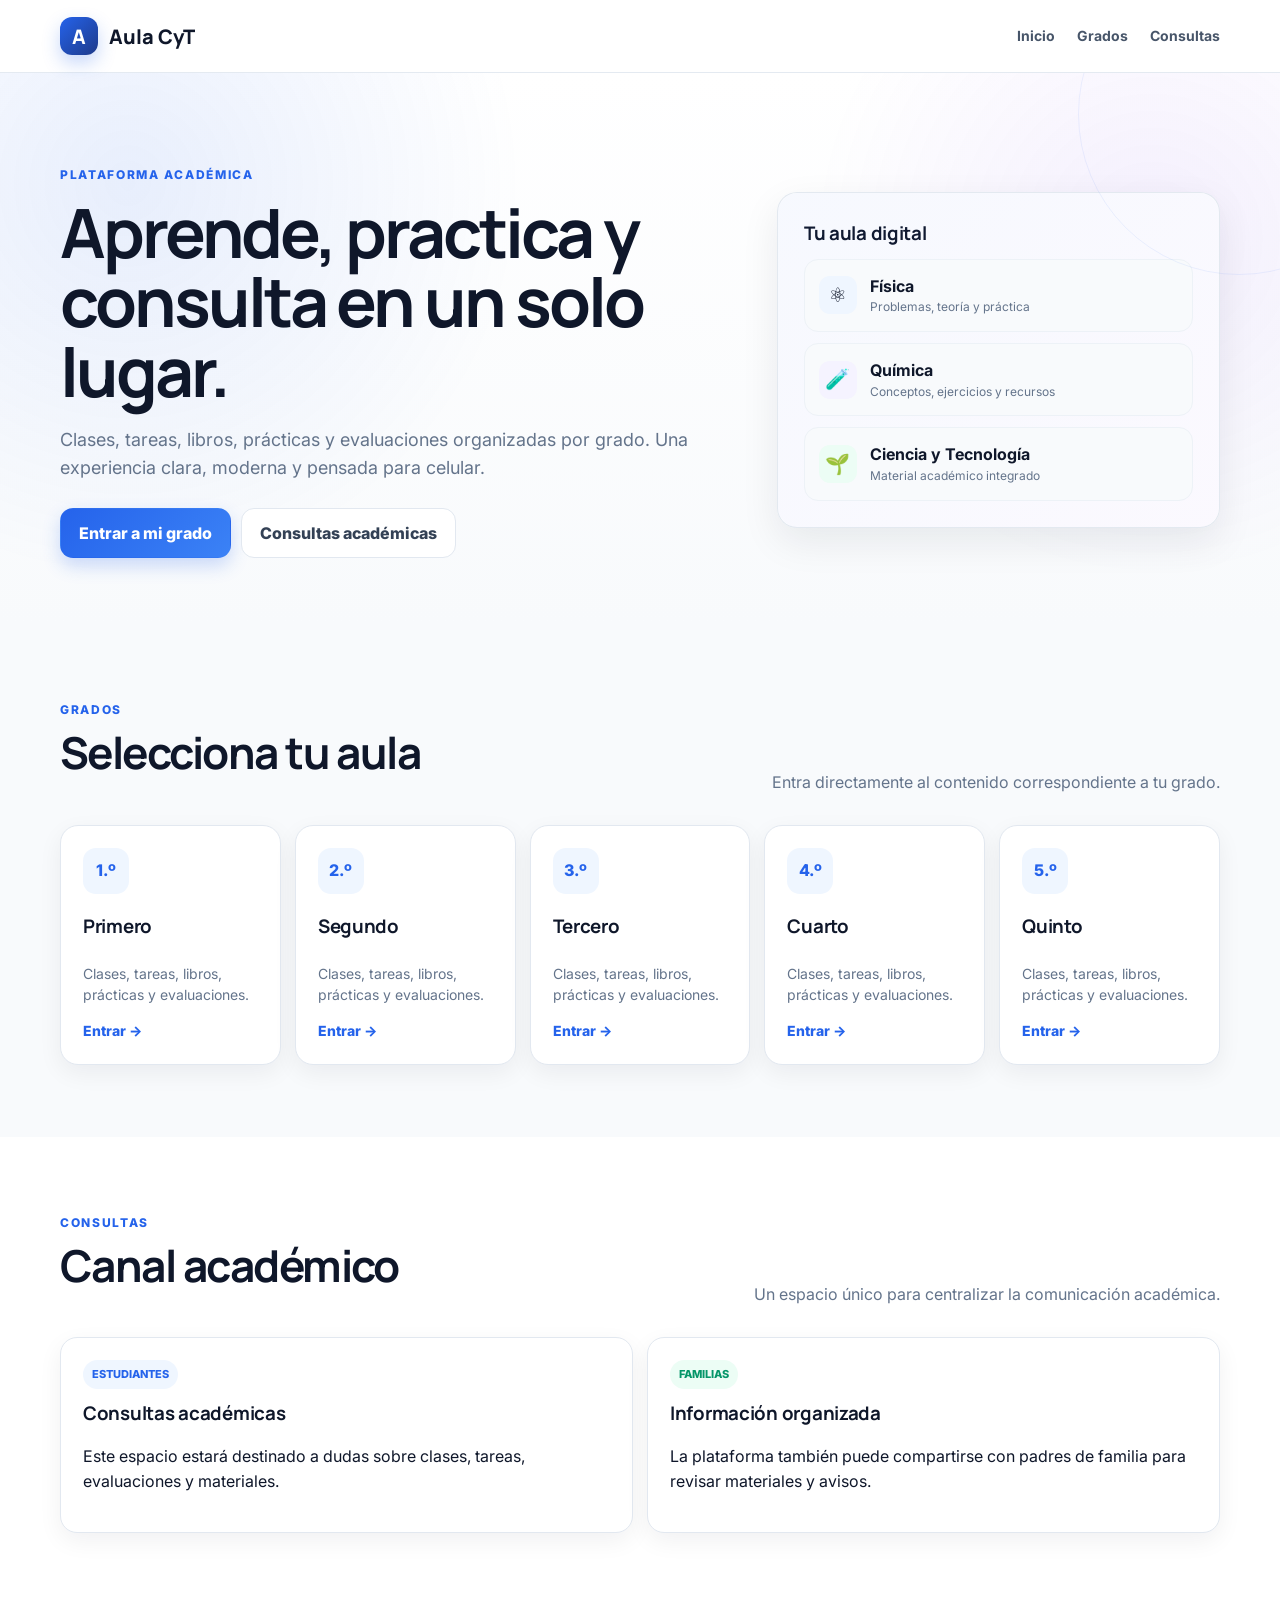
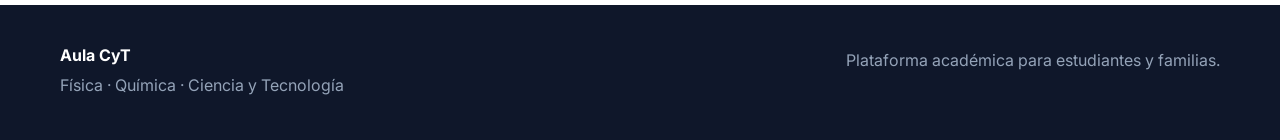
<file: index.html>
<!doctype html>
<html lang="es">
<head>
<meta charset="utf-8">
<meta name="viewport" content="width=device-width,initial-scale=1">
<meta name="theme-color" content="#2563eb">
<title>Aula CyT</title>
<link rel="stylesheet" href="assets/styles.css">
</head>
<body>

<header>
  <div class="container nav">
    <a class="brand" href="index.html"><span class="mark">A</span><span>Aula CyT</span></a>
    <button class="menu-btn" id="menuBtn" aria-label="Abrir menú">☰</button>
    <nav id="navLinks">
      <a href="index.html">Inicio</a>
      <a href="index.html#grados">Grados</a>
      <a href="index.html#consultas">Consultas</a>
    </nav>
  </div>
</header>

<section class="hero">
  <div class="container hero-grid">
    <div>
      <span class="eyebrow">Plataforma académica</span>
      <h1>Aprende, practica y consulta en un solo lugar.</h1>
      <p class="lead">Clases, tareas, libros, prácticas y evaluaciones organizadas por grado. Una experiencia clara, moderna y pensada para celular.</p>
      <div class="actions">
        <a class="btn primary" href="#grados">Entrar a mi grado</a>
        <a class="btn secondary" href="#consultas">Consultas académicas</a>
      </div>
    </div>
    <div class="card hero-card">
      <h3>Tu aula digital</h3>
      <div class="feature"><span class="ficon physics">⚛️</span><div><b>Física</b><div class="small muted">Problemas, teoría y práctica</div></div></div>
      <div class="feature"><span class="ficon chem">🧪</span><div><b>Química</b><div class="small muted">Conceptos, ejercicios y recursos</div></div></div>
      <div class="feature"><span class="ficon cyt">🌱</span><div><b>Ciencia y Tecnología</b><div class="small muted">Material académico integrado</div></div></div>
    </div>
  </div>
</section>

<section class="section" id="grados">
  <div class="container">
    <div class="section-head">
      <div><span class="eyebrow">Grados</span><h2>Selecciona tu aula</h2></div>
      <p>Entra directamente al contenido correspondiente a tu grado.</p>
    </div>
    <div class="grade-grid">
      <a class="grade-card" href="grado.html?g=1"><span class="num">1.º</span><h3>Primero</h3><p>Clases, tareas, libros, prácticas y evaluaciones.</p><span class="open">Entrar →</span></a>
      <a class="grade-card" href="grado.html?g=2"><span class="num">2.º</span><h3>Segundo</h3><p>Clases, tareas, libros, prácticas y evaluaciones.</p><span class="open">Entrar →</span></a>
      <a class="grade-card" href="grado.html?g=3"><span class="num">3.º</span><h3>Tercero</h3><p>Clases, tareas, libros, prácticas y evaluaciones.</p><span class="open">Entrar →</span></a>
      <a class="grade-card" href="grado.html?g=4"><span class="num">4.º</span><h3>Cuarto</h3><p>Clases, tareas, libros, prácticas y evaluaciones.</p><span class="open">Entrar →</span></a>
      <a class="grade-card" href="grado.html?g=5"><span class="num">5.º</span><h3>Quinto</h3><p>Clases, tareas, libros, prácticas y evaluaciones.</p><span class="open">Entrar →</span></a>
    </div>
  </div>
</section>

<section class="section alt" id="consultas">
  <div class="container">
    <div class="section-head">
      <div><span class="eyebrow">Consultas</span><h2>Canal académico</h2></div>
      <p>Un espacio único para centralizar la comunicación académica.</p>
    </div>
    <div class="notice-grid">
      <article class="notice">
        <span class="label info">ESTUDIANTES</span>
        <h3>Consultas académicas</h3>
        <p>Este espacio estará destinado a dudas sobre clases, tareas, evaluaciones y materiales.</p>
      </article>
      <article class="notice">
        <span class="label family">FAMILIAS</span>
        <h3>Información organizada</h3>
        <p>La plataforma también puede compartirse con padres de familia para revisar materiales y avisos.</p>
      </article>
    </div>
  </div>
</section>

<footer>
  <div class="container footer-grid">
    <div><b>Aula CyT</b><p>Física · Química · Ciencia y Tecnología</p></div>
    <div><p>Plataforma académica para estudiantes y familias.</p></div>
  </div>
</footer>

<script src="assets/app.js"></script>
</body>
</html>
</file>
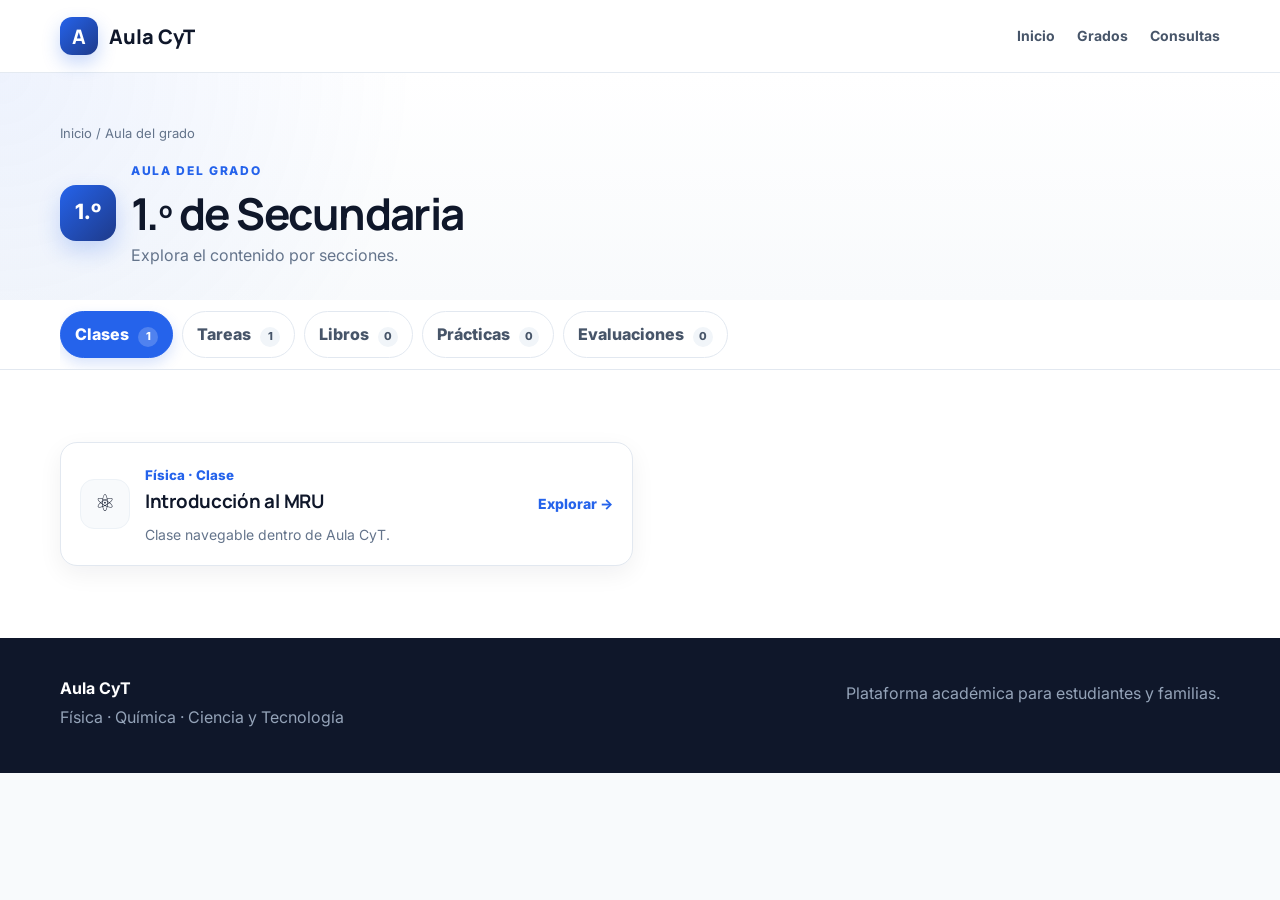
<file: grado.html>
<!doctype html>
<html lang="es">
<head>
<meta charset="utf-8">
<meta name="viewport" content="width=device-width,initial-scale=1">
<meta name="theme-color" content="#2563eb">
<title>Grado | Aula CyT</title>
<link rel="stylesheet" href="assets/styles.css">
</head>
<body>

<header>
  <div class="container nav">
    <a class="brand" href="index.html"><span class="mark">A</span><span>Aula CyT</span></a>
    <button class="menu-btn" id="menuBtn" aria-label="Abrir menú">☰</button>
    <nav id="navLinks">
      <a href="index.html">Inicio</a>
      <a href="index.html#grados">Grados</a>
      <a href="index.html#consultas">Consultas</a>
    </nav>
  </div>
</header>

<section class="grade-hero">
  <div class="container">
    <div class="breadcrumbs"><a href="index.html">Inicio</a> / Aula del grado</div>
    <div class="grade-title">
      <span class="grade-badge" id="gradeBadge">1.º</span>
      <div>
        <span class="eyebrow">Aula del grado</span>
        <h2 id="gradeTitle" style="margin-bottom:6px">Secundaria</h2>
        <p class="muted" style="margin:0">Explora el contenido por secciones.</p>
      </div>
    </div>
  </div>
</section>

<div class="tabs-wrap">
  <div class="container">
    <div class="tabs">
      <button class="tab active" data-category="clases">Clases <span class="count" data-count="clases">0</span></button>
      <button class="tab" data-category="tareas">Tareas <span class="count" data-count="tareas">0</span></button>
      <button class="tab" data-category="libros">Libros <span class="count" data-count="libros">0</span></button>
      <button class="tab" data-category="practicas">Prácticas <span class="count" data-count="practicas">0</span></button>
      <button class="tab" data-category="evaluaciones">Evaluaciones <span class="count" data-count="evaluaciones">0</span></button>
    </div>
  </div>
</div>

<section class="section alt">
  <div class="container"><div id="library" class="library"></div></div>
</section>


<footer>
  <div class="container footer-grid">
    <div><b>Aula CyT</b><p>Física · Química · Ciencia y Tecnología</p></div>
    <div><p>Plataforma académica para estudiantes y familias.</p></div>
  </div>
</footer>

<script src="assets/app.js"></script>
</body>
</html>
</file>
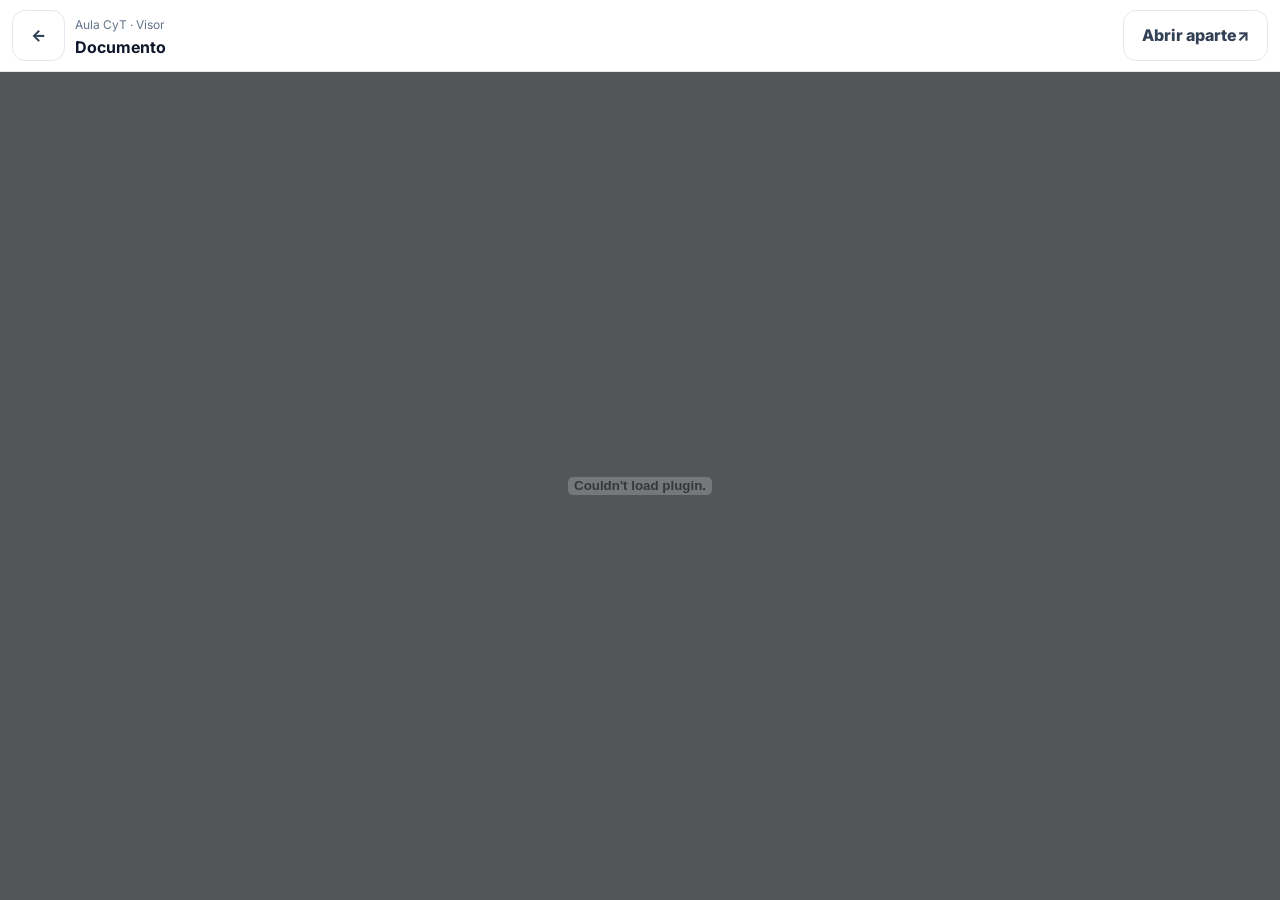
<file: visor.html>
<!doctype html>
<html lang="es">
<head>
<meta charset="utf-8">
<meta name="viewport" content="width=device-width,initial-scale=1">
<title>Visor PDF | Aula CyT</title>
<link rel="stylesheet" href="assets/styles.css">
</head>
<body class="viewer-page">
<div class="viewer-top">
  <div class="viewer-title">
    <a class="btn secondary" id="backToGrade" href="index.html">←</a>
    <div><span class="small muted">Aula CyT · Visor</span><b id="viewerTitle">Documento</b></div>
  </div>
  <div class="viewer-actions">
    <a class="btn secondary" id="openNative" href="#" target="_blank" rel="noopener"><span class="label-text">Abrir aparte</span> ↗</a>
  </div>
</div>
<object id="pdfObject" class="pdf-object" type="application/pdf"></object>
<script>
const q=new URLSearchParams(location.search);
const f=q.get('file'), t=q.get('title')||'Documento', g=q.get('g')||'1';
document.getElementById('viewerTitle').textContent=t;
document.getElementById('backToGrade').href='grado.html?g='+encodeURIComponent(g);
if(f){
  document.getElementById('pdfObject').data=f;
  document.getElementById('openNative').href=f;
}
</script>
</body>
</html>
</file>
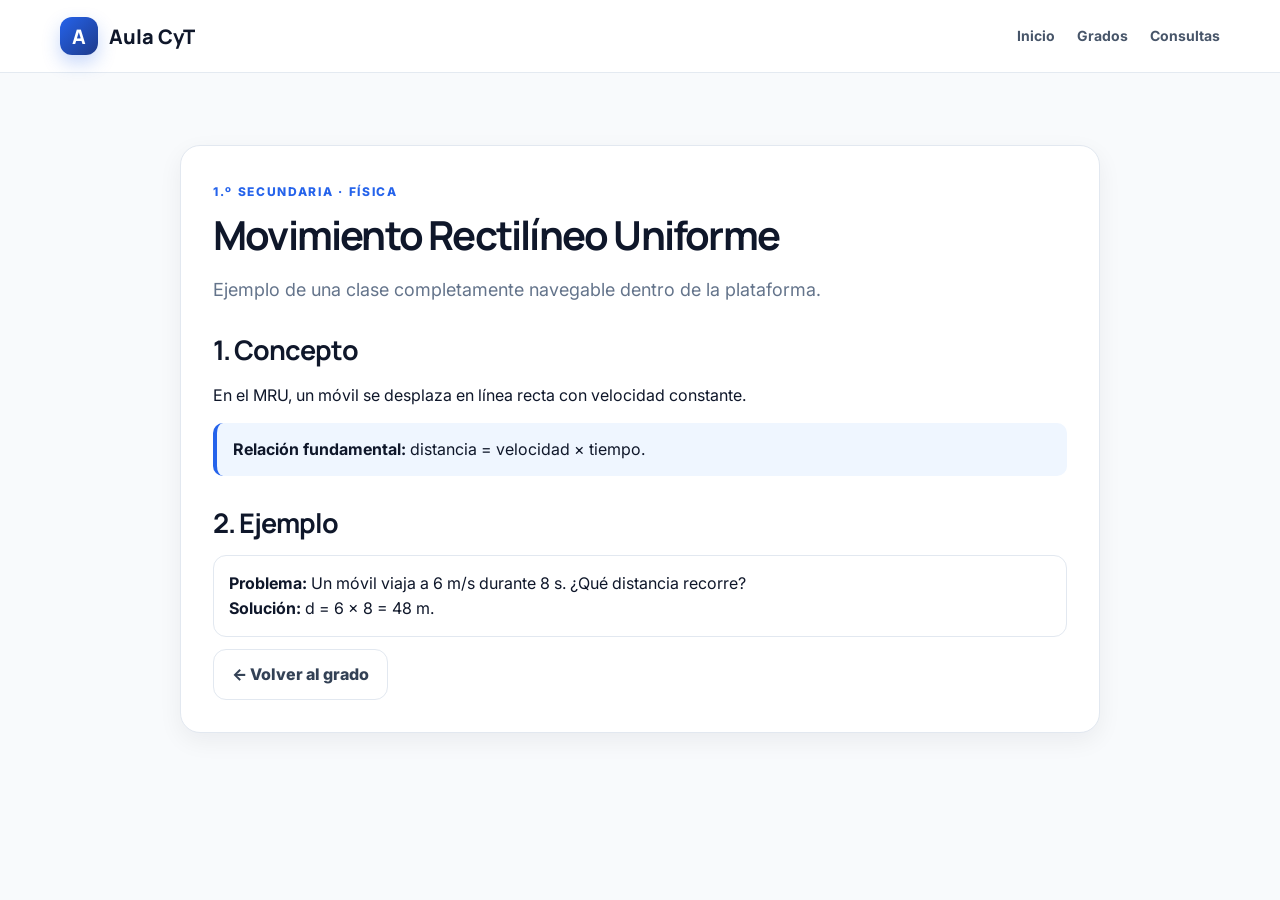
<file: materiales/1ro/clases/mru.html>
<!doctype html>
<html lang="es">
<head><meta charset="utf-8"><meta name="viewport" content="width=device-width,initial-scale=1">
<title>MRU | Aula CyT</title><link rel="stylesheet" href="../../../assets/styles.css"></head>
<body>

<header>
  <div class="container nav">
    <a class="brand" href="../../../index.html"><span class="mark">A</span><span>Aula CyT</span></a>
    <button class="menu-btn" id="menuBtn" aria-label="Abrir menú">☰</button>
    <nav id="navLinks">
      <a href="../../../index.html">Inicio</a>
      <a href="../../../index.html#grados">Grados</a>
      <a href="../../../index.html#consultas">Consultas</a>
    </nav>
  </div>
</header>

<section class="section"><div class="container">
<article class="lesson">
<span class="eyebrow">1.º Secundaria · Física</span>
<h1>Movimiento Rectilíneo Uniforme</h1>
<p class="lead">Ejemplo de una clase completamente navegable dentro de la plataforma.</p>
<h2>1. Concepto</h2>
<p>En el MRU, un móvil se desplaza en línea recta con velocidad constante.</p>
<div class="box"><b>Relación fundamental:</b> distancia = velocidad × tiempo.</div>
<h2>2. Ejemplo</h2>
<div class="exercise"><b>Problema:</b> Un móvil viaja a 6 m/s durante 8 s. ¿Qué distancia recorre?<br><b>Solución:</b> d = 6 × 8 = 48 m.</div>
<a class="btn secondary" href="../../../grado.html?g=1">← Volver al grado</a>
</article>
</div></section>
<script src="../../../assets/app.js"></script>
</body>
</html>
</file>
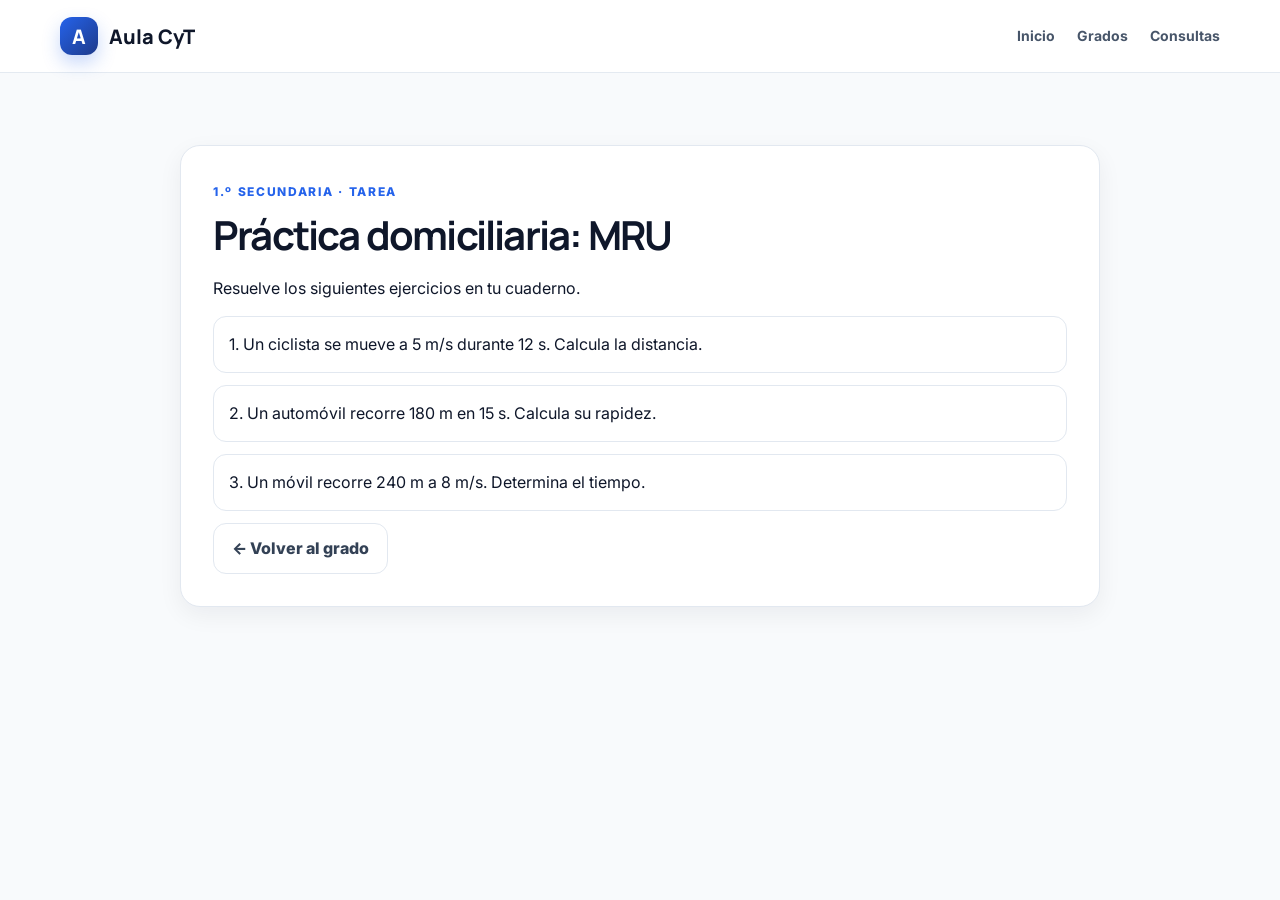
<file: materiales/1ro/tareas/tarea-mru.html>
<!doctype html>
<html lang="es">
<head><meta charset="utf-8"><meta name="viewport" content="width=device-width,initial-scale=1">
<title>Tarea MRU | Aula CyT</title><link rel="stylesheet" href="../../../assets/styles.css"></head>
<body>

<header>
  <div class="container nav">
    <a class="brand" href="../../../index.html"><span class="mark">A</span><span>Aula CyT</span></a>
    <button class="menu-btn" id="menuBtn" aria-label="Abrir menú">☰</button>
    <nav id="navLinks">
      <a href="../../../index.html">Inicio</a>
      <a href="../../../index.html#grados">Grados</a>
      <a href="../../../index.html#consultas">Consultas</a>
    </nav>
  </div>
</header>

<section class="section"><div class="container">
<article class="lesson">
<span class="eyebrow">1.º Secundaria · Tarea</span>
<h1>Práctica domiciliaria: MRU</h1>
<p>Resuelve los siguientes ejercicios en tu cuaderno.</p>
<div class="exercise">1. Un ciclista se mueve a 5 m/s durante 12 s. Calcula la distancia.</div>
<div class="exercise">2. Un automóvil recorre 180 m en 15 s. Calcula su rapidez.</div>
<div class="exercise">3. Un móvil recorre 240 m a 8 m/s. Determina el tiempo.</div>
<a class="btn secondary" href="../../../grado.html?g=1">← Volver al grado</a>
</article>
</div></section>
</body>
</html>
</file>
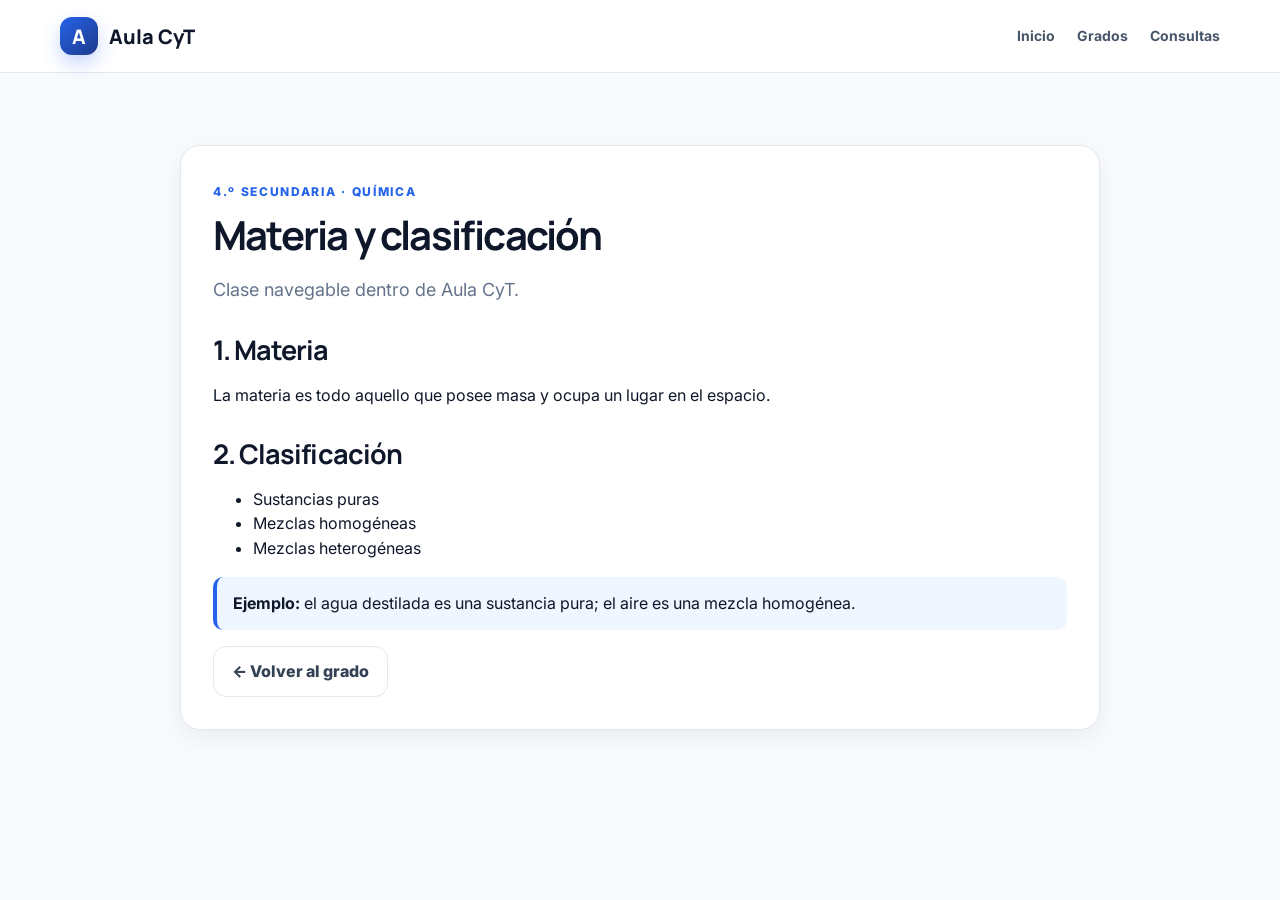
<file: materiales/4to/clases/materia.html>
<!doctype html>
<html lang="es">
<head><meta charset="utf-8"><meta name="viewport" content="width=device-width,initial-scale=1">
<title>Materia y clasificación | Aula CyT</title><link rel="stylesheet" href="../../../assets/styles.css"></head>
<body>

<header>
  <div class="container nav">
    <a class="brand" href="../../../index.html"><span class="mark">A</span><span>Aula CyT</span></a>
    <button class="menu-btn" id="menuBtn" aria-label="Abrir menú">☰</button>
    <nav id="navLinks">
      <a href="../../../index.html">Inicio</a>
      <a href="../../../index.html#grados">Grados</a>
      <a href="../../../index.html#consultas">Consultas</a>
    </nav>
  </div>
</header>

<section class="section"><div class="container">
<article class="lesson">
<span class="eyebrow">4.º Secundaria · Química</span>
<h1>Materia y clasificación</h1>
<p class="lead">Clase navegable dentro de Aula CyT.</p>
<h2>1. Materia</h2>
<p>La materia es todo aquello que posee masa y ocupa un lugar en el espacio.</p>
<h2>2. Clasificación</h2>
<ul><li>Sustancias puras</li><li>Mezclas homogéneas</li><li>Mezclas heterogéneas</li></ul>
<div class="box"><b>Ejemplo:</b> el agua destilada es una sustancia pura; el aire es una mezcla homogénea.</div>
<a class="btn secondary" href="../../../grado.html?g=4">← Volver al grado</a>
</article>
</div></section>
</body>
</html>
</file>
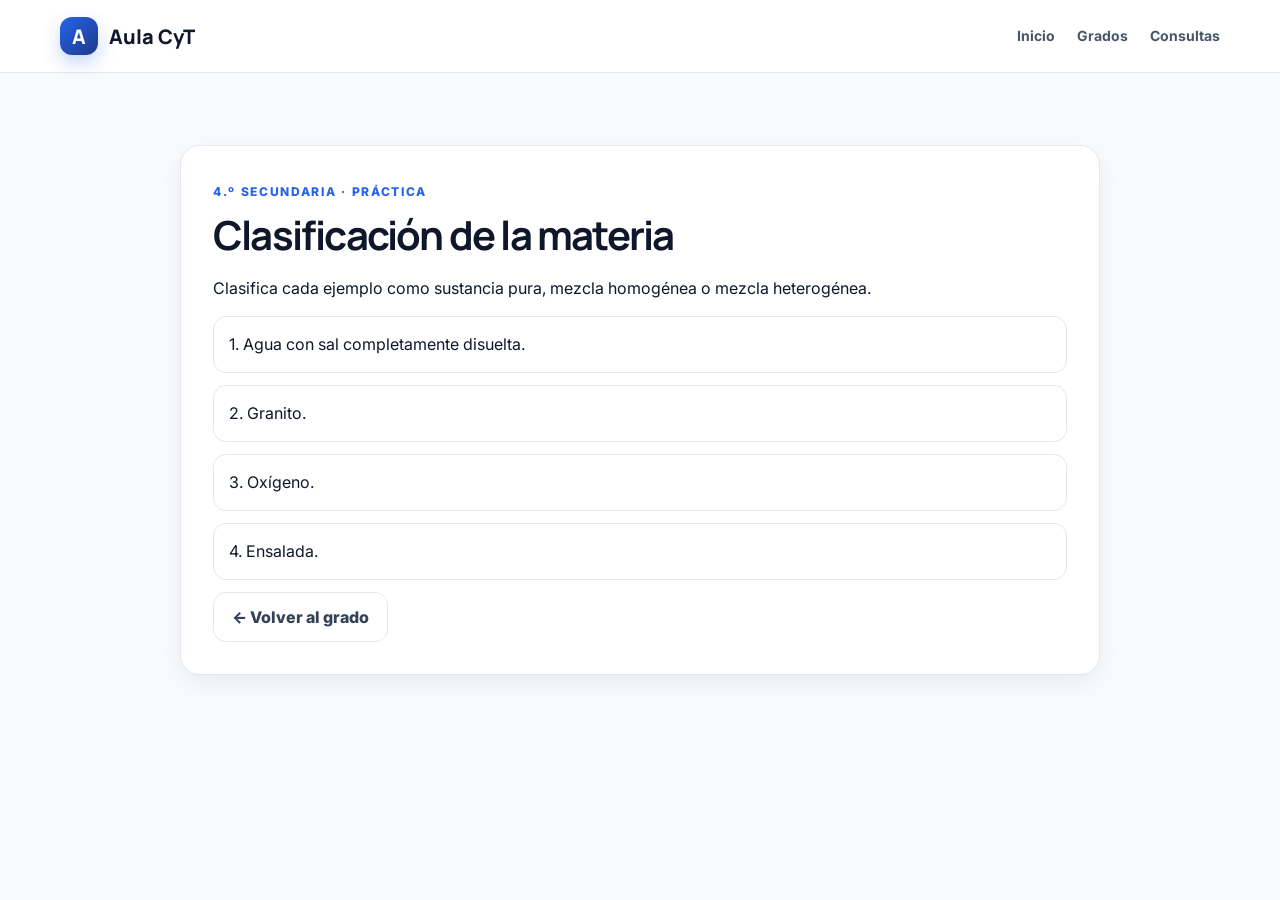
<file: materiales/4to/practicas/clasificacion.html>
<!doctype html>
<html lang="es">
<head><meta charset="utf-8"><meta name="viewport" content="width=device-width,initial-scale=1">
<title>Práctica de Química | Aula CyT</title><link rel="stylesheet" href="../../../assets/styles.css"></head>
<body>

<header>
  <div class="container nav">
    <a class="brand" href="../../../index.html"><span class="mark">A</span><span>Aula CyT</span></a>
    <button class="menu-btn" id="menuBtn" aria-label="Abrir menú">☰</button>
    <nav id="navLinks">
      <a href="../../../index.html">Inicio</a>
      <a href="../../../index.html#grados">Grados</a>
      <a href="../../../index.html#consultas">Consultas</a>
    </nav>
  </div>
</header>

<section class="section"><div class="container">
<article class="lesson">
<span class="eyebrow">4.º Secundaria · Práctica</span>
<h1>Clasificación de la materia</h1>
<p>Clasifica cada ejemplo como sustancia pura, mezcla homogénea o mezcla heterogénea.</p>
<div class="exercise">1. Agua con sal completamente disuelta.</div>
<div class="exercise">2. Granito.</div>
<div class="exercise">3. Oxígeno.</div>
<div class="exercise">4. Ensalada.</div>
<a class="btn secondary" href="../../../grado.html?g=4">← Volver al grado</a>
</article>
</div></section>
</body>
</html>
</file>
<file: assets/styles.css>
@import url('https://fonts.googleapis.com/css2?family=Inter:wght@400;500;600;700;800&family=Manrope:wght@600;700;800&display=swap');

:root{
  --blue:#2563eb;
  --blue-dark:#1e3a8a;
  --blue-soft:#eff6ff;
  --violet:#7c3aed;
  --violet-soft:#f5f3ff;
  --green:#059669;
  --green-soft:#ecfdf5;
  --amber:#d97706;
  --amber-soft:#fff7ed;
  --red:#dc2626;
  --bg:#f8fafc;
  --surface:#ffffff;
  --text:#0f172a;
  --muted:#64748b;
  --line:#e2e8f0;
  --shadow:0 14px 38px rgba(15,23,42,.08);
  --shadow-soft:0 8px 24px rgba(15,23,42,.06);
  --radius:20px;
}
*{box-sizing:border-box}
html{scroll-behavior:smooth}
body{
  margin:0;
  font-family:'Inter',system-ui,-apple-system,BlinkMacSystemFont,'Segoe UI',sans-serif;
  background:var(--bg);
  color:var(--text);
  line-height:1.55;
}
a{text-decoration:none;color:inherit}
button,input,select,textarea{font:inherit}
.container{width:min(1160px,calc(100% - 28px));margin:auto}

/* Header */
header{
  position:sticky;top:0;z-index:50;
  background:rgba(255,255,255,.94);
  backdrop-filter:blur(16px);
  border-bottom:1px solid rgba(226,232,240,.9);
}
.nav{min-height:72px;display:flex;align-items:center;justify-content:space-between;gap:20px}
.brand{display:flex;align-items:center;gap:11px;font-family:'Manrope',sans-serif;font-weight:800;font-size:20px}
.mark{
  width:38px;height:38px;border-radius:12px;
  background:linear-gradient(135deg,var(--blue),var(--blue-dark));
  color:#fff;display:grid;place-items:center;font-weight:800;
  box-shadow:0 8px 18px rgba(37,99,235,.25)
}
nav{display:flex;align-items:center;gap:22px}
nav a{font-size:14px;font-weight:700;color:#475569;transition:.2s}
nav a:hover{color:var(--blue)}
.menu-btn{display:none;border:0;background:none;font-size:28px;cursor:pointer;color:var(--text)}

/* Typography */
.eyebrow{
  display:inline-block;
  font-size:12px;font-weight:800;letter-spacing:.14em;
  color:var(--blue);text-transform:uppercase
}
h1,h2,h3{font-family:'Manrope',sans-serif}
h1{font-size:clamp(42px,6vw,68px);line-height:1.02;letter-spacing:-.045em;margin:12px 0 20px}
h2{font-size:clamp(30px,4vw,44px);line-height:1.08;letter-spacing:-.035em;margin:8px 0 18px}
h3{margin:0 0 8px;letter-spacing:-.015em}
.lead{font-size:18px;color:var(--muted);max-width:760px}
.muted{color:var(--muted)}
.small{font-size:12px}

/* Buttons */
.actions{display:flex;gap:10px;flex-wrap:wrap;margin-top:26px}
.btn{
  display:inline-flex;align-items:center;justify-content:center;
  min-height:46px;padding:12px 18px;border-radius:13px;
  font-weight:800;border:1px solid transparent;cursor:pointer;transition:.2s
}
.btn.primary{
  background:linear-gradient(135deg,var(--blue),#3b82f6);
  color:#fff;box-shadow:0 8px 18px rgba(37,99,235,.22)
}
.btn.primary:hover{transform:translateY(-1px);box-shadow:0 12px 22px rgba(37,99,235,.28)}
.btn.secondary{background:#fff;border-color:var(--line);color:#334155}
.btn.secondary:hover{border-color:#cbd5e1;background:#f8fafc}
.btn.full{width:100%}

/* Hero */
.hero{
  position:relative;overflow:hidden;
  padding:88px 0 66px;
  background:
    radial-gradient(circle at 10% 20%,rgba(37,99,235,.10),transparent 32%),
    radial-gradient(circle at 90% 30%,rgba(124,58,237,.08),transparent 28%),
    linear-gradient(180deg,#fff 0%,#f8fafc 100%);
}
.hero::after{
  content:"";position:absolute;right:-120px;top:-120px;width:320px;height:320px;border-radius:50%;
  border:1px solid rgba(37,99,235,.08)
}
.hero-grid{display:grid;grid-template-columns:1.2fr .8fr;gap:52px;align-items:center}
.card{
  background:rgba(255,255,255,.96);
  border:1px solid rgba(226,232,240,.95);
  border-radius:var(--radius);
  padding:26px;
  box-shadow:var(--shadow);
}
.hero-card{position:relative}
.hero-card::before{
  content:"";position:absolute;inset:0;border-radius:var(--radius);pointer-events:none;
  background:linear-gradient(135deg,rgba(37,99,235,.04),rgba(124,58,237,.03))
}
.feature{
  position:relative;
  display:flex;gap:13px;align-items:center;
  padding:14px;border-radius:14px;background:#f8fafc;margin-top:11px;
  border:1px solid #edf2f7
}
.feature .ficon{
  width:38px;height:38px;border-radius:11px;display:grid;place-items:center;font-size:20px
}
.ficon.physics{background:var(--blue-soft)}
.ficon.chem{background:var(--violet-soft)}
.ficon.cyt{background:var(--green-soft)}

/* Sections */
.section{padding:72px 0}
.alt{background:#fff}
.section-head{display:flex;justify-content:space-between;align-items:end;gap:28px;margin-bottom:30px}
.section-head p{max-width:480px;margin:0;color:var(--muted)}

/* Grade cards */
.grade-grid{display:grid;grid-template-columns:repeat(5,1fr);gap:14px}
.grade-card{
  background:#fff;border:1px solid var(--line);border-radius:18px;
  padding:22px;min-height:178px;display:flex;flex-direction:column;
  transition:.22s;box-shadow:var(--shadow-soft)
}
.grade-card:hover{transform:translateY(-4px);box-shadow:var(--shadow);border-color:#dbe5f1}
.grade-card .num{
  width:46px;height:46px;border-radius:13px;background:var(--blue-soft);
  color:var(--blue);font-weight:800;display:grid;place-items:center;margin-bottom:18px
}
.grade-card p{color:var(--muted);font-size:14px;flex:1}
.grade-card .open{color:var(--blue);font-weight:800;font-size:14px}

/* Grade page */
.grade-hero{
  padding:50px 0 32px;
  background:
    radial-gradient(circle at 0% 0%,rgba(37,99,235,.08),transparent 32%),
    linear-gradient(180deg,#fff,#f8fafc);
}
.breadcrumbs{font-size:13px;color:var(--muted);margin-bottom:14px}
.grade-title{display:flex;align-items:center;gap:15px}
.grade-badge{
  width:56px;height:56px;border-radius:16px;
  background:linear-gradient(135deg,var(--blue),var(--blue-dark));
  color:#fff;display:grid;place-items:center;font-size:21px;font-weight:800;
  box-shadow:0 10px 22px rgba(37,99,235,.22)
}

/* Tabs */
.tabs-wrap{
  position:sticky;top:72px;z-index:40;background:rgba(255,255,255,.96);
  backdrop-filter:blur(12px);border-bottom:1px solid var(--line)
}
.tabs{display:flex;gap:9px;overflow-x:auto;padding:11px 0;scrollbar-width:none}
.tabs::-webkit-scrollbar{display:none}
.tab{
  white-space:nowrap;border:1px solid var(--line);background:#fff;
  padding:10px 14px;border-radius:999px;font-weight:800;color:#475569;cursor:pointer;transition:.2s
}
.tab:hover{border-color:#cbd5e1}
.tab.active{
  background:var(--blue);color:#fff;border-color:var(--blue);
  box-shadow:0 6px 14px rgba(37,99,235,.18)
}
.count{
  display:inline-grid;place-items:center;min-width:20px;height:20px;padding:0 6px;margin-left:6px;
  border-radius:999px;background:#f1f5f9;color:#475569;font-size:11px
}
.tab.active .count{background:rgba(255,255,255,.2);color:#fff}

/* Materials */
.library{display:grid;grid-template-columns:repeat(2,1fr);gap:14px}
.resource{
  background:#fff;border:1px solid var(--line);border-radius:17px;padding:19px;
  display:grid;grid-template-columns:auto 1fr auto;gap:15px;align-items:center;
  box-shadow:var(--shadow-soft);transition:.2s
}
.resource:hover{transform:translateY(-2px);box-shadow:var(--shadow)}
.icon{
  width:50px;height:50px;border-radius:14px;background:#f8fafc;display:grid;place-items:center;font-size:23px;
  border:1px solid #edf2f7
}
.resource small{font-weight:800}
.resource p{margin:3px 0 0;color:var(--muted);font-size:14px}
.resource a{color:var(--blue);font-weight:800;font-size:14px}
.resource[data-course="Física"] small{color:var(--blue)}
.resource[data-course="Química"] small{color:var(--violet)}
.resource[data-course="Ciencia y Tecnología"] small{color:var(--green)}
.empty{
  grid-column:1/-1;padding:32px;background:#fff;border:1px dashed #cbd5e1;
  border-radius:16px;color:var(--muted);text-align:center
}

/* Internal lesson */
.lesson{
  max-width:920px;margin:auto;background:#fff;border:1px solid var(--line);
  border-radius:20px;padding:32px;box-shadow:var(--shadow-soft)
}
.lesson h1{font-size:40px}
.lesson h2{font-size:27px;margin-top:32px}
.lesson .box{
  background:var(--blue-soft);border-left:4px solid var(--blue);
  padding:14px 16px;border-radius:10px;margin:16px 0
}
.exercise{border:1px solid var(--line);border-radius:13px;padding:15px;margin:12px 0;background:#fff}

/* PDF viewer */
.viewer-page{height:100dvh;display:flex;flex-direction:column;background:#111827}
.viewer-top{
  background:#fff;border-bottom:1px solid var(--line);padding:10px 12px;
  display:flex;align-items:center;gap:10px;justify-content:space-between
}
.viewer-title{min-width:0;display:flex;align-items:center;gap:10px}
.viewer-title b{display:block;overflow:hidden;text-overflow:ellipsis;white-space:nowrap;max-width:60vw}
.viewer-actions{display:flex;gap:8px}
.pdf-object{flex:1;width:100%;height:100%;border:0;background:#525659}

/* Notices */
.notice-grid{display:grid;grid-template-columns:repeat(2,1fr);gap:14px}
.notice{
  background:#fff;border:1px solid var(--line);border-radius:17px;padding:22px;
  box-shadow:var(--shadow-soft)
}
.notice .label{display:inline-flex;padding:6px 9px;border-radius:999px;font-size:11px;font-weight:800;margin-bottom:10px}
.notice .label.info{background:var(--blue-soft);color:var(--blue)}
.notice .label.family{background:var(--green-soft);color:var(--green)}

/* Footer */
footer{background:#0f172a;color:#fff;padding:38px 0}
.footer-grid{display:flex;justify-content:space-between;gap:30px}
footer p{color:#94a3b8;margin:5px 0}

@media(max-width:980px){
  .hero-grid{grid-template-columns:1fr}
  .grade-grid{grid-template-columns:repeat(2,1fr)}
  .library{grid-template-columns:1fr}
  nav{
    display:none;position:absolute;top:72px;left:14px;right:14px;background:#fff;
    border:1px solid var(--line);border-radius:14px;padding:10px;flex-direction:column;
    box-shadow:var(--shadow)
  }
  nav.open{display:flex}
  nav a{padding:10px}
  .menu-btn{display:block}
}
@media(max-width:640px){
  .container{width:min(100% - 22px,1160px)}
  .hero{padding:58px 0 44px}
  .section{padding:56px 0}
  .grade-grid,.notice-grid{grid-template-columns:1fr}
  .grade-card{min-height:160px}
  .resource{grid-template-columns:auto 1fr}
  .resource a{grid-column:2}
  .grade-title{align-items:flex-start}
  .tabs-wrap{top:72px}
  .viewer-title b{max-width:42vw}
  .viewer-actions .label-text{display:none}
  .footer-grid{flex-direction:column}
}
</file>
